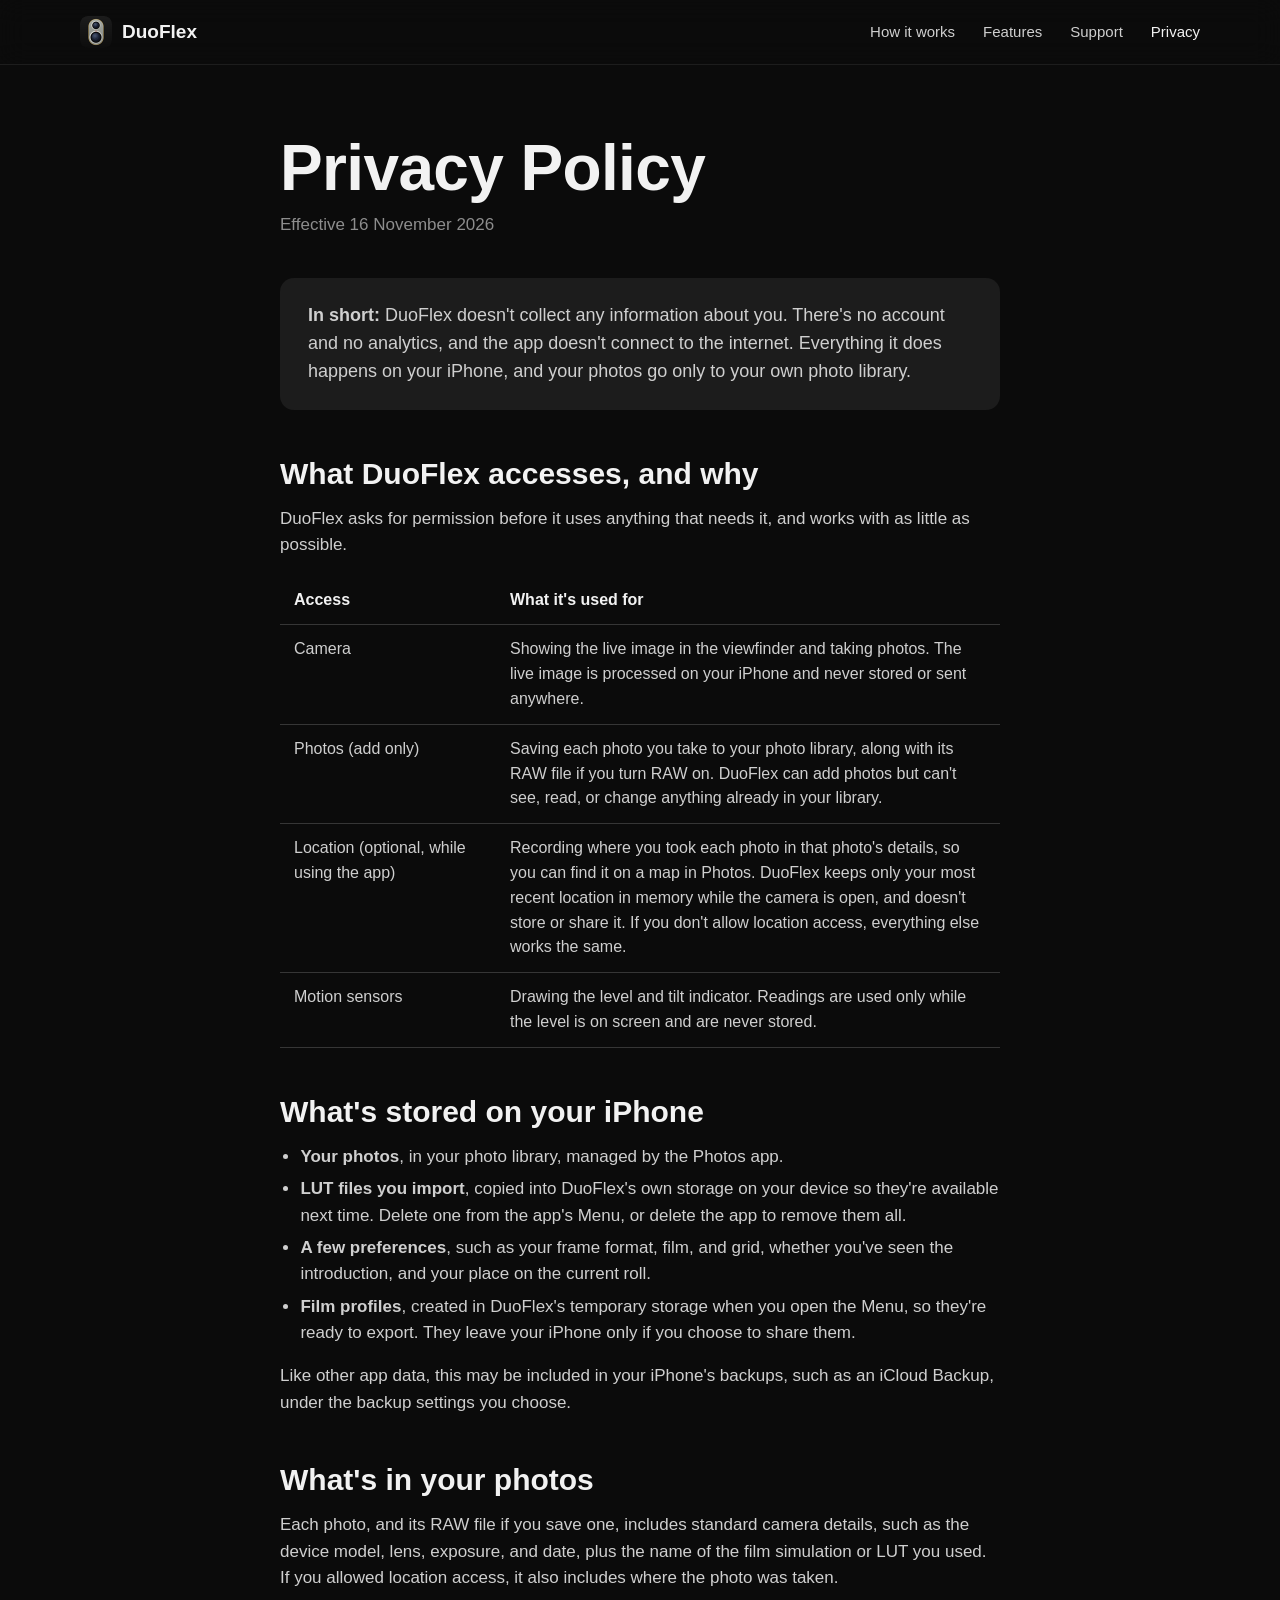
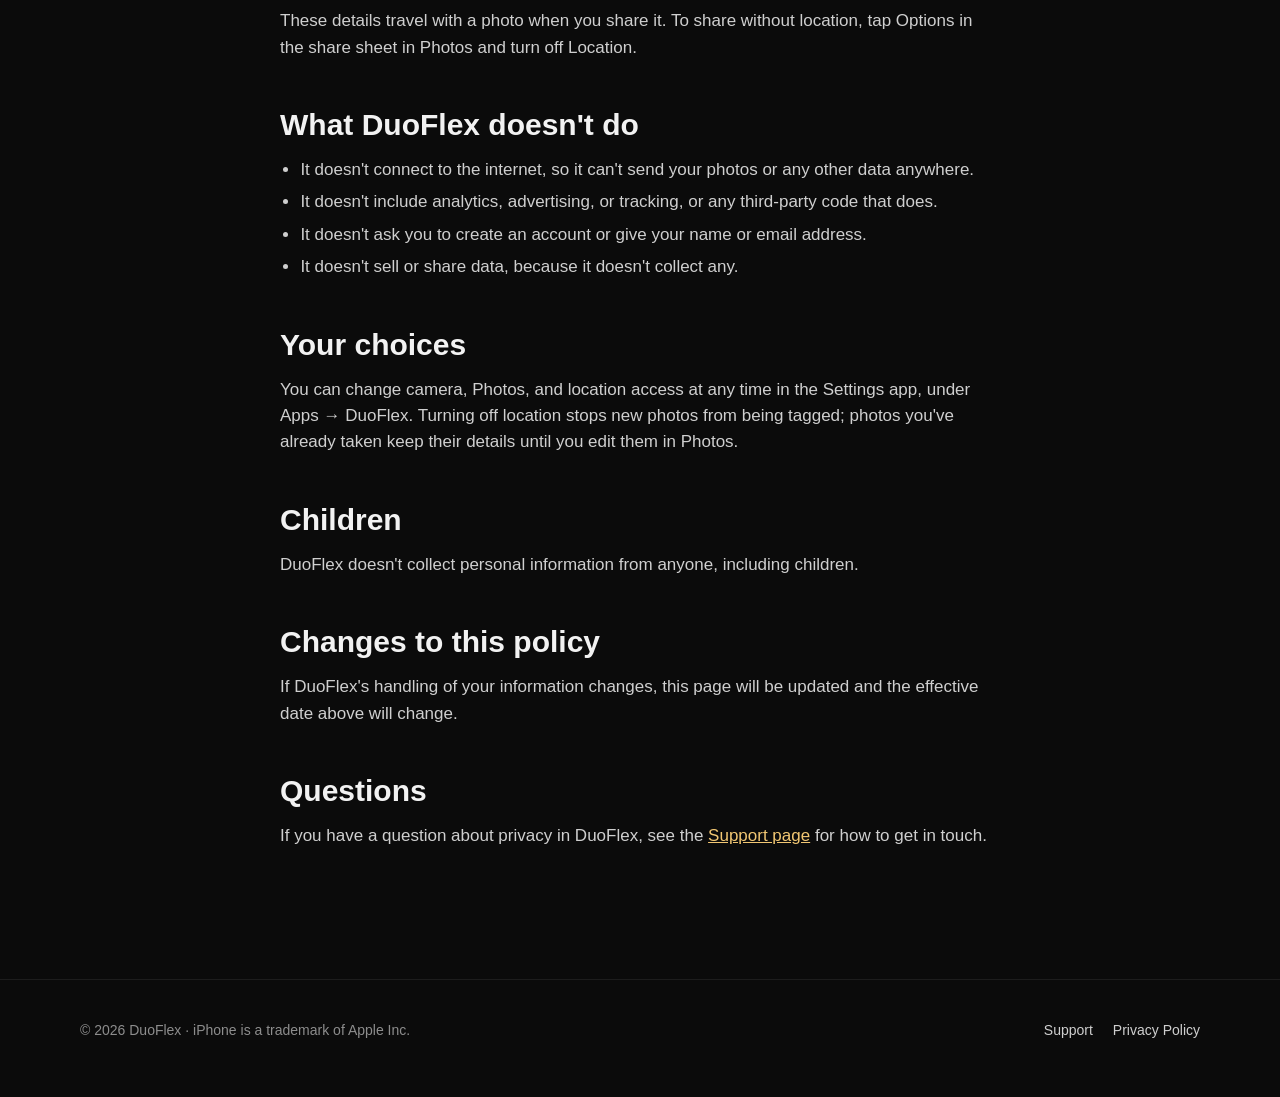
<file: privacy.html>
<!doctype html>
<html lang="en">
<head>
  <meta charset="utf-8">
  <meta name="viewport" content="width=device-width, initial-scale=1">
  <title>Privacy Policy — DuoFlex</title>
  <meta name="description" content="DuoFlex has no account, no analytics, and doesn't connect to the internet. Here's exactly what it accesses on your iPhone, and why.">
  <meta name="theme-color" content="#0b0b0b">
  <meta name="apple-itunes-app" content="app-id=6835378050">
  <link rel="icon" href="assets/favicon.ico" sizes="any">
  <link rel="icon" type="image/png" sizes="192x192" href="assets/favicon-192.png">
  <link rel="apple-touch-icon" href="assets/apple-touch-icon.png">
  <link rel="stylesheet" href="assets/site.css">
</head>
<body>
  <header>
    <nav class="wrap nav" aria-label="Main">
      <a class="brand" href="index.html"><img src="assets/favicon.png" alt="" width="32" height="32">DuoFlex</a>
      <ul>
        <li><a href="index.html#how">How it works</a></li>
        <li><a href="index.html#features">Features</a></li>
        <li><a href="support.html">Support</a></li>
        <li><a href="privacy.html" aria-current="page">Privacy</a></li>
      </ul>
    </nav>
  </header>

  <main class="doc">
    <div class="wrap">
      <h1>Privacy Policy</h1>
      <p class="updated">Effective 16 November 2026</p>

      <div class="summary">
        <p><strong>In short:</strong> DuoFlex doesn't collect any information about you. There's no account and no analytics, and the app doesn't connect to the internet. Everything it does happens on your iPhone, and your photos go only to your own photo library.</p>
      </div>

      <h2>What DuoFlex accesses, and why</h2>
      <p>DuoFlex asks for permission before it uses anything that needs it, and works with as little as possible.</p>
      <table>
        <thead>
          <tr><th scope="col">Access</th><th scope="col">What it's used for</th></tr>
        </thead>
        <tbody>
          <tr>
            <td>Camera</td>
            <td>Showing the live image in the viewfinder and taking photos. The live image is processed on your iPhone and never stored or sent anywhere.</td>
          </tr>
          <tr>
            <td>Photos (add only)</td>
            <td>Saving each photo you take to your photo library, along with its RAW file if you turn RAW on. DuoFlex can add photos but can't see, read, or change anything already in your library.</td>
          </tr>
          <tr>
            <td>Location (optional, while using the app)</td>
            <td>Recording where you took each photo in that photo's details, so you can find it on a map in Photos. DuoFlex keeps only your most recent location in memory while the camera is open, and doesn't store or share it. If you don't allow location access, everything else works the same.</td>
          </tr>
          <tr>
            <td>Motion sensors</td>
            <td>Drawing the level and tilt indicator. Readings are used only while the level is on screen and are never stored.</td>
          </tr>
        </tbody>
      </table>

      <h2>What's stored on your iPhone</h2>
      <ul>
        <li><strong>Your photos</strong>, in your photo library, managed by the Photos app.</li>
        <li><strong>LUT files you import</strong>, copied into DuoFlex's own storage on your device so they're available next time. Delete one from the app's Menu, or delete the app to remove them all.</li>
        <li><strong>A few preferences</strong>, such as your frame format, film, and grid, whether you've seen the introduction, and your place on the current roll.</li>
        <li><strong>Film profiles</strong>, created in DuoFlex's temporary storage when you open the Menu, so they're ready to export. They leave your iPhone only if you choose to share them.</li>
      </ul>
      <p>Like other app data, this may be included in your iPhone's backups, such as an iCloud Backup, under the backup settings you choose.</p>

      <h2>What's in your photos</h2>
      <p>Each photo, and its RAW file if you save one, includes standard camera details, such as the device model, lens, exposure, and date, plus the name of the film simulation or LUT you used. If you allowed location access, it also includes where the photo was taken.</p>
      <p>These details travel with a photo when you share it. To share without location, tap Options in the share sheet in Photos and turn off Location.</p>

      <h2>What DuoFlex doesn't do</h2>
      <ul>
        <li>It doesn't connect to the internet, so it can't send your photos or any other data anywhere.</li>
        <li>It doesn't include analytics, advertising, or tracking, or any third-party code that does.</li>
        <li>It doesn't ask you to create an account or give your name or email address.</li>
        <li>It doesn't sell or share data, because it doesn't collect any.</li>
      </ul>

      <h2>Your choices</h2>
      <p>You can change camera, Photos, and location access at any time in the Settings app, under Apps → DuoFlex. Turning off location stops new photos from being tagged; photos you've already taken keep their details until you edit them in Photos.</p>

      <h2>Children</h2>
      <p>DuoFlex doesn't collect personal information from anyone, including children.</p>

      <h2>Changes to this policy</h2>
      <p>If DuoFlex's handling of your information changes, this page will be updated and the effective date above will change.</p>

      <h2>Questions</h2>
      <p>If you have a question about privacy in DuoFlex, see the <a href="support.html">Support page</a> for how to get in touch.</p>
    </div>
  </main>

  <footer>
    <div class="wrap">
      <span>© 2026 DuoFlex · iPhone is a trademark of Apple Inc.</span>
      <nav aria-label="Footer">
        <a href="support.html">Support</a>
        <a href="privacy.html" aria-current="page">Privacy Policy</a>
      </nav>
    </div>
  </footer>
</body>
</html>
</file>
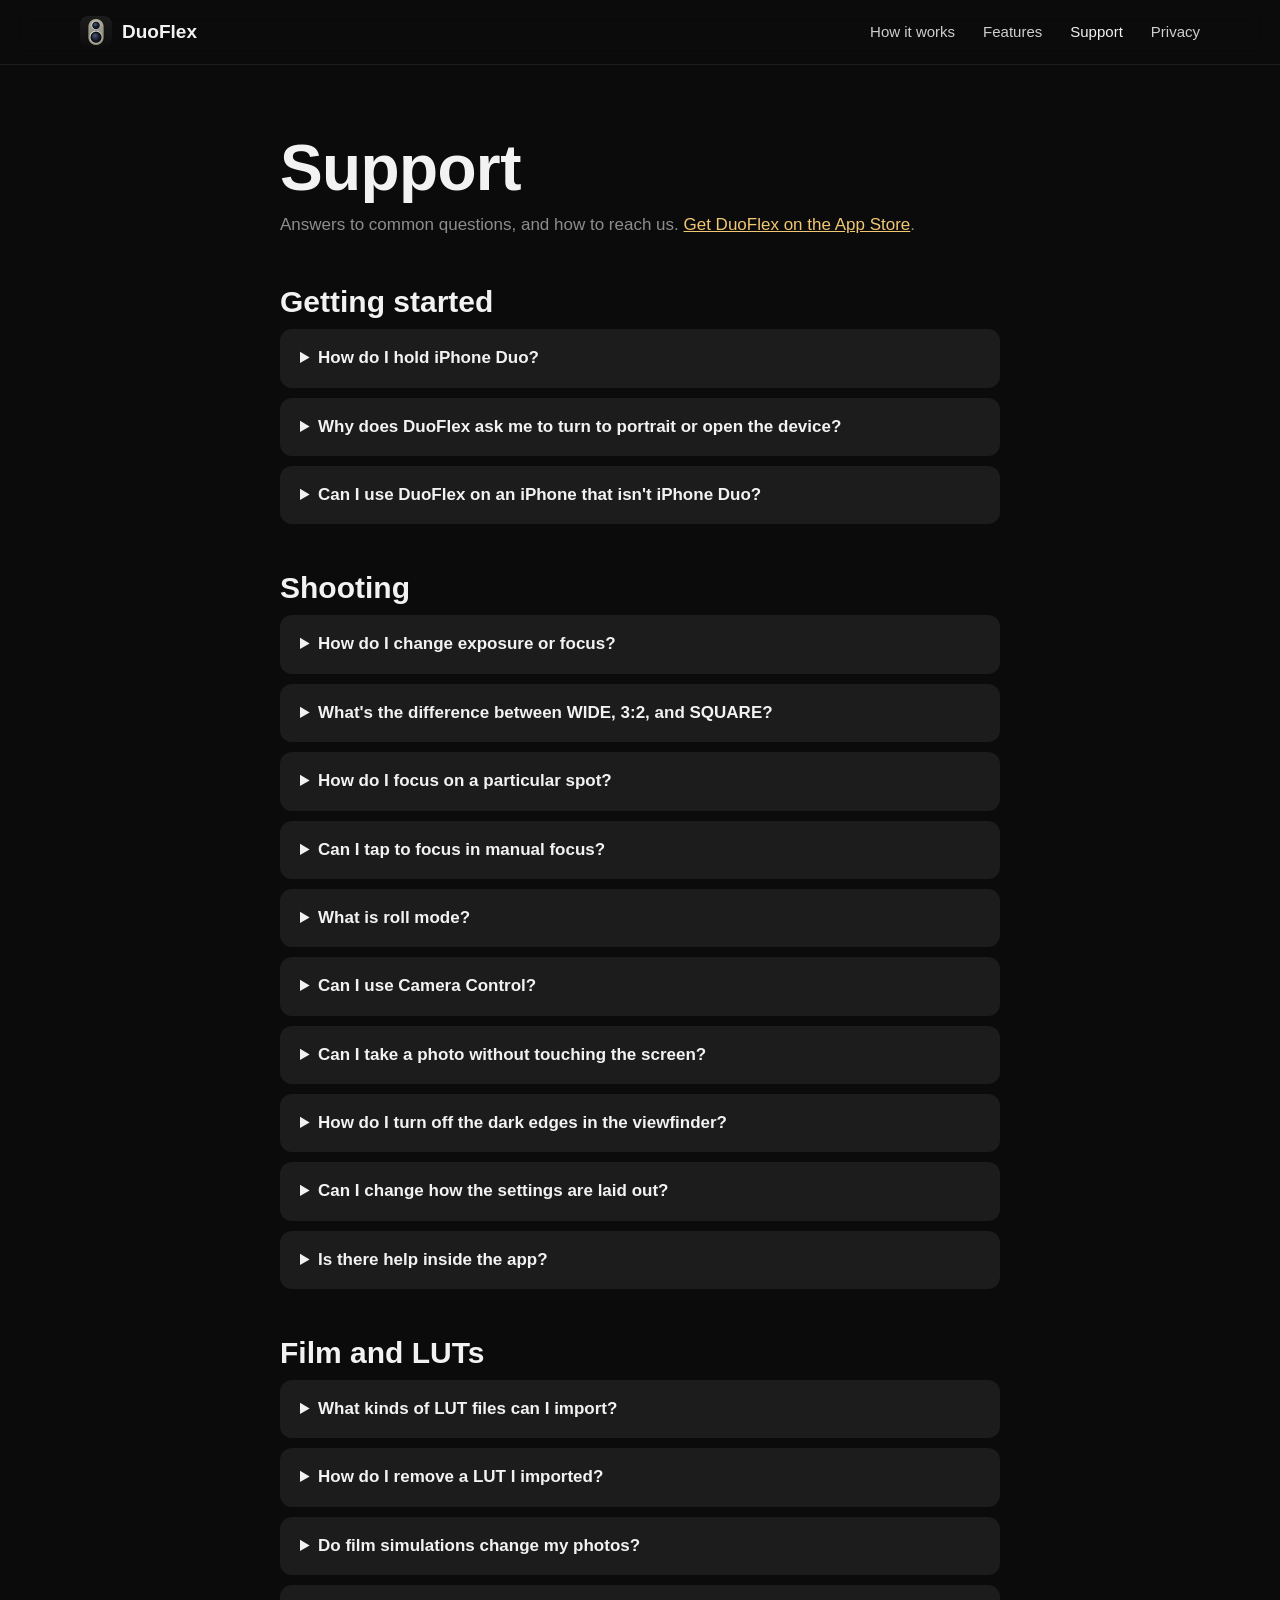
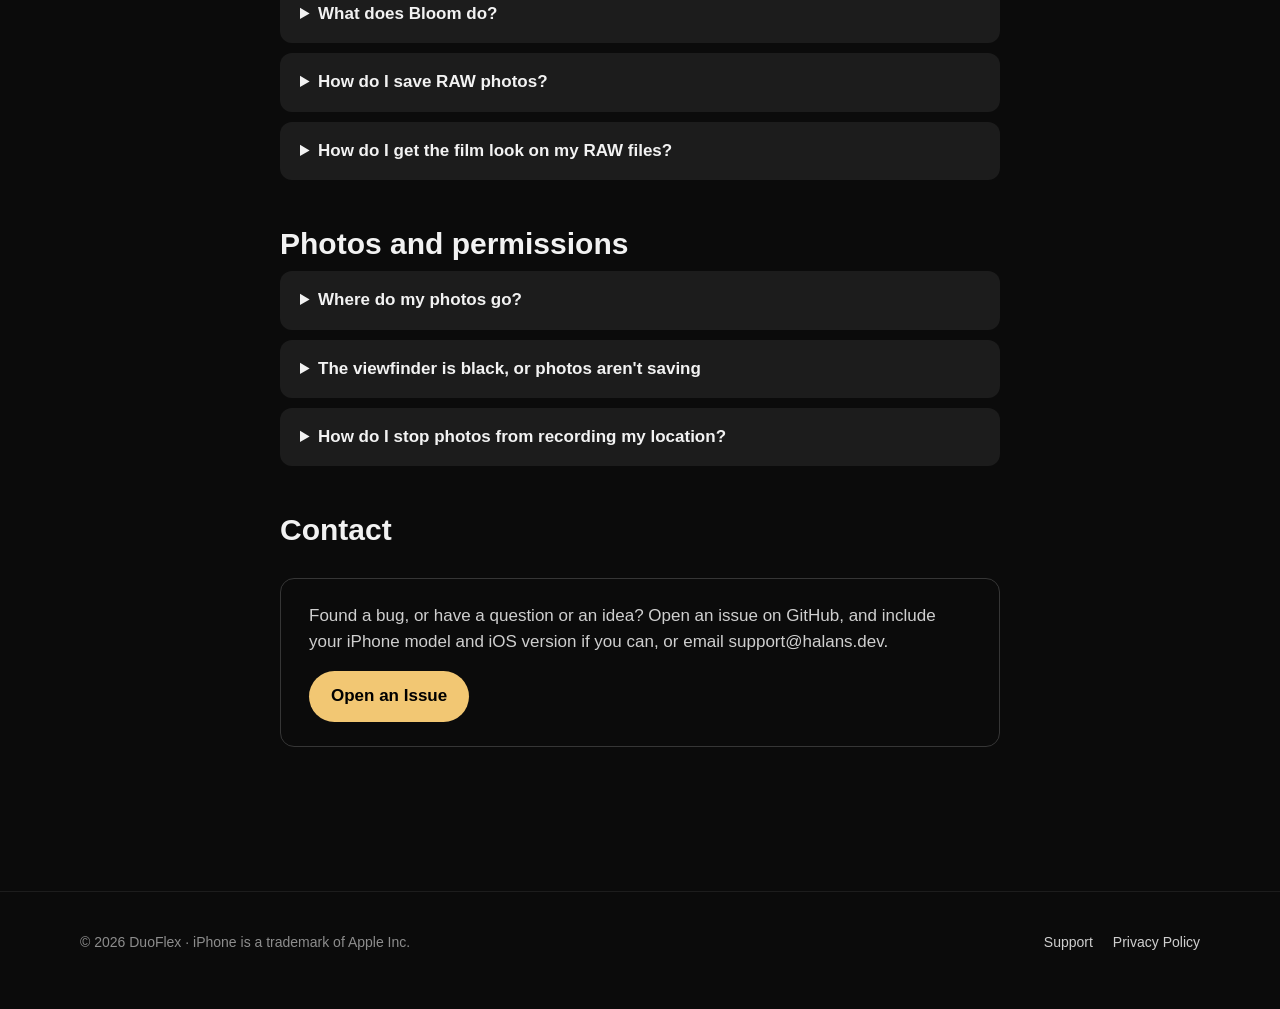
<file: support.html>
<!doctype html>
<html lang="en">
<head>
  <meta charset="utf-8">
  <meta name="viewport" content="width=device-width, initial-scale=1">
  <title>Support — DuoFlex</title>
  <meta name="description" content="Help with DuoFlex: how to hold iPhone Duo, permissions, LUTs, film simulations, and how to get in touch.">
  <meta name="theme-color" content="#0b0b0b">
  <meta name="apple-itunes-app" content="app-id=6835378050">
  <link rel="icon" href="assets/favicon.ico" sizes="any">
  <link rel="icon" type="image/png" sizes="192x192" href="assets/favicon-192.png">
  <link rel="apple-touch-icon" href="assets/apple-touch-icon.png">
  <link rel="stylesheet" href="assets/site.css">
</head>
<body>
  <header>
    <nav class="wrap nav" aria-label="Main">
      <a class="brand" href="index.html"><img src="assets/favicon.png" alt="" width="32" height="32">DuoFlex</a>
      <ul>
        <li><a href="index.html#how">How it works</a></li>
        <li><a href="index.html#features">Features</a></li>
        <li><a href="support.html" aria-current="page">Support</a></li>
        <li><a href="privacy.html">Privacy</a></li>
      </ul>
    </nav>
  </header>

  <main class="doc">
    <div class="wrap">
      <h1>Support</h1>
      <p class="updated">Answers to common questions, and how to reach us. <a href="https://apps.apple.com/app/duoflex-camera/id6835378050">Get DuoFlex on the App Store</a>.</p>

      <h2>Getting started</h2>

      <details>
        <summary>How do I hold iPhone Duo?</summary>
        <p>Hold it in portrait and half-fold it to about 90°, with the camera half standing up and facing your subject. The bottom half lies flat and becomes the viewfinder. Hold it at your waist and look straight down to frame, just like a twin-lens reflex.</p>
      </details>

      <details>
        <summary>Why does DuoFlex ask me to turn to portrait or open the device?</summary>
        <p>The camera is laid out across the fold of iPhone Duo's inner display, which works in portrait. On the outer display, or with the inner display in landscape, DuoFlex shows a message instead. Open the device and turn it to portrait to start shooting.</p>
      </details>

      <details>
        <summary>Can I use DuoFlex on an iPhone that isn't iPhone Duo?</summary>
        <p>Yes. Tap <strong>Use Camera Anyway</strong> on the message that appears, and DuoFlex stacks the settings on the top half of the screen and the viewfinder on the bottom. Hold your iPhone in portrait. DuoFlex remembers your choice.</p>
      </details>

      <h2>Shooting</h2>

      <details>
        <summary>How do I change exposure or focus?</summary>
        <ul>
          <li><strong>Exposure:</strong> swipe left or right on the viewfinder, in ⅓-stop steps from -3 to +3 EV. Right is brighter. You can also tap the EV value on the status screen.</li>
          <li><strong>Focus:</strong> tap the AFc tile and choose MF, then swipe up on the viewfinder to focus farther, or down to focus nearer. Sharp edges are outlined in yellow.</li>
        </ul>
      </details>

      <details>
        <summary>What's the difference between WIDE, 3:2, and SQUARE?</summary>
        <p>3:2 and SQUARE (6×6) save classic film frames. On iPhone Duo there's also WIDE, which fills the whole flat half and saves the photo with exactly that framing. Other iPhones don't offer WIDE, since their viewfinder is nearly square. Choose a format with the tabs at the top of the status screen.</p>
      </details>

      <details>
        <summary>How do I focus on a particular spot?</summary>
        <p>Tap it on the viewfinder. DuoFlex focuses and sets exposure there, and a brass square shows where. This works the same with every lens, including 2×.</p>
      </details>

      <details>
        <summary>Can I tap to focus in manual focus?</summary>
        <p>No. In MF, focus moves only when you swipe up or down on the viewfinder, so a stray touch can't undo the distance you've set. With Auto ISO, a tap still sets where exposure is metered. With a fixed ISO as well, a tap has nothing to set, so no square appears. For quick focusing on a spot, switch back to AFc.</p>
      </details>

      <details>
        <summary>What is roll mode?</summary>
        <p>Turn on <strong>Shoot in Rolls of 24</strong> in the Menu (the ≡ tile) to work like film: once you start a roll, its film stays loaded for 24 exposures. The EXP counter shows your place on the roll, and a notice tells you when it's finished. To switch film part-way through, open the film sheet and tap <strong>Load New Roll</strong>.</p>
      </details>

      <details>
        <summary>Can I use Camera Control?</summary>
        <p>On iPhones with Camera Control, press it to take a photo, then slide to adjust exposure compensation or choose a film. During a roll, the film stays fixed. iPhone Duo uses the volume buttons as a shutter instead.</p>
      </details>

      <details>
        <summary>Can I take a photo without touching the screen?</summary>
        <p>Yes. Press a volume button to fire the shutter, or set the self-timer from its tile for a 2 or 10 second delay. Press the shutter again during the countdown to cancel it.</p>
      </details>

      <details>
        <summary>How do I turn off the dark edges in the viewfinder?</summary>
        <p>Open the Menu (the ≡ tile) and turn off <strong>Ground-Glass Viewfinder</strong>. This only changes what you see while framing; your photos aren't affected.</p>
      </details>

      <details>
        <summary>Can I change how the settings are laid out?</summary>
        <p>Yes. Open the Menu (the ≡ tile) and choose a <strong>Screen Style</strong>: Rangefinder, Control Panel, Info Strip, Large Type, or Tile Grid. Every style has the same settings, so you can switch any time.</p>
      </details>

      <details>
        <summary>Is there help inside the app?</summary>
        <p>Yes. Open the Menu (the ≡ tile) and tap <strong>Shooting Guide</strong> for a summary of every gesture and control. It works without an internet connection.</p>
      </details>

      <h2>Film and LUTs</h2>

      <details>
        <summary>What kinds of LUT files can I import?</summary>
        <p>DuoFlex imports 3D LUTs in the <code>.cube</code> format, from 2 to 128 points per side, as exported by apps such as DaVinci Resolve and Lightroom. 1D LUTs aren't supported. Tap the LUT tile, then <strong>Import .cube File</strong>, and choose a file from the Files app.</p>
      </details>

      <details>
        <summary>How do I remove a LUT I imported?</summary>
        <p>Open the Menu (the ≡ tile). Your imported LUTs are listed there, each with a delete button.</p>
      </details>

      <details>
        <summary>Do film simulations change my photos?</summary>
        <p>Yes. The film simulation or LUT you choose is applied to the saved photo, exactly as you see it in the viewfinder. You use one or the other: choosing a LUT switches the film to Standard, and choosing a film turns the LUT off. Choose Standard and no LUT for an unaltered image. If you also save RAW, the DNG stays unprocessed.</p>
      </details>

      <details>
        <summary>What does Bloom do?</summary>
        <p>Bloom adds a soft glow around highlights, like a diffusion filter on the lens. Open the Menu (the ≡ tile) and choose Low or High. It works with any film or LUT and shows in your photos; RAW files stay untouched. Some films add their own red halation around bright lights too, most of all Tungsten 800T.</p>
      </details>

      <details>
        <summary>How do I save RAW photos?</summary>
        <p>Tap the HEIF tile and turn on <strong>Also Save RAW (DNG)</strong>. Each photo is then saved as a RAW+HEIF pair: Photos shows the photo with your film look, and editing apps can use the unprocessed DNG. The DNG is always the full, uncropped frame. RAW needs a camera that supports it; if it doesn't, the switch is unavailable.</p>
      </details>

      <details>
        <summary>How do I get the film look on my RAW files?</summary>
        <p>Open the Menu (the ≡ tile) and tap <strong>Export Film Profiles</strong> to save or AirDrop a <code>.cube</code> profile for each film simulation. Apply one to your DNG in an editor that supports LUTs, such as Lightroom Classic, Photomator, Darkroom, or DaVinci Resolve. Profiles carry the color; grain and halation aren't included. Each DNG also notes which look it was shot with.</p>
      </details>

      <h2>Photos and permissions</h2>

      <details>
        <summary>Where do my photos go?</summary>
        <p>Straight to your photo library, in the Photos app. The latest one also appears on the last-photo tile.</p>
      </details>

      <details>
        <summary>The viewfinder is black, or photos aren't saving</summary>
        <p>DuoFlex needs camera access to show the viewfinder, and Photos access to save. Open the Settings app, go to Apps → DuoFlex, and make sure Camera is on and Photos is set to Add Photos Only or Full Access.</p>
      </details>

      <details>
        <summary>How do I stop photos from recording my location?</summary>
        <p>In the Settings app, go to Apps → DuoFlex → Location and choose Never. Everything else keeps working. See the <a href="privacy.html">Privacy Policy</a> for details.</p>
      </details>

      <h2 id="contact">Contact</h2>
      <div class="contact">
        <p>Found a bug, or have a question or an idea? Open an issue on GitHub, and include your iPhone model and iOS version if you can, or email support@halans.dev.</p>
        <a class="button" href="https://github.com/halans/DuoFlex/issues">Open an Issue</a>
      </div>
    </div>
  </main>

  <footer>
    <div class="wrap">
      <span>© 2026 DuoFlex · iPhone is a trademark of Apple Inc.</span>
      <nav aria-label="Footer">
        <a href="support.html" aria-current="page">Support</a>
        <a href="privacy.html">Privacy Policy</a>
      </nav>
    </div>
  </footer>
</body>
</html>
</file>
<file: assets/site.css>
:root {
  --bg: #0b0b0b;
  --panel: #1c1c1c;
  --panel-2: #262626;
  --stroke: #363636;
  --text: #f2f2f2;
  --label: #cfcfcf;
  --dim: #8d8d8d;
  --brass: #c9a24a;
  --accent: #f2c773;
  --red: #d9342b;
  --peaking: #ffd900;
  --radius: 14px;
  --condensed: ui-sans-serif, -apple-system, "SF Pro Display", "Helvetica Neue", Arial, sans-serif;
}

* { box-sizing: border-box; }

html { scroll-behavior: smooth; }
@media (prefers-reduced-motion: reduce) { html { scroll-behavior: auto; } }

body {
  margin: 0;
  background: var(--bg);
  color: var(--text);
  font: 17px/1.55 -apple-system, BlinkMacSystemFont, "SF Pro Text", "Helvetica Neue", Arial, sans-serif;
  -webkit-font-smoothing: antialiased;
}

a { color: var(--accent); }
a:focus-visible, button:focus-visible { outline: 2px solid var(--accent); outline-offset: 3px; border-radius: 6px; }

.wrap { width: min(1120px, 100% - 48px); margin-inline: auto; }

.condensed {
  font-family: var(--condensed);
  font-stretch: condensed;
  letter-spacing: 0.02em;
}

/* Header */
header {
  position: sticky; top: 0; z-index: 10;
  background: rgb(11 11 11 / 0.82);
  backdrop-filter: saturate(140%) blur(14px);
  -webkit-backdrop-filter: saturate(140%) blur(14px);
  border-bottom: 1px solid #1d1d1d;
}
.nav { display: flex; align-items: center; justify-content: space-between; height: 64px; }
.brand { display: flex; align-items: center; gap: 10px; color: var(--text); text-decoration: none; font-weight: 600; font-size: 19px; }
.brand img { width: 32px; height: 32px; border-radius: 8px; }
.nav ul { display: flex; gap: 28px; list-style: none; margin: 0; padding: 0; }
.nav ul a { color: var(--label); text-decoration: none; font-size: 15px; }
.nav ul a:hover { color: var(--text); }
@media (max-width: 640px) { .nav ul { display: none; } }

/* Hero */
.hero { padding: 88px 0 72px; }
.hero-grid { display: grid; grid-template-columns: 1.05fr 1fr; gap: 56px; align-items: center; }
@media (max-width: 900px) { .hero-grid { grid-template-columns: 1fr; } .hero { padding-top: 56px; } }

.eyebrow { color: var(--accent); font-size: 14px; font-weight: 600; text-transform: uppercase; letter-spacing: 0.14em; margin: 0 0 18px; }
h1 {
  font-family: var(--condensed);
  font-stretch: condensed;
  font-weight: 600;
  font-size: clamp(48px, 7vw, 84px);
  line-height: 0.98;
  letter-spacing: -0.01em;
  margin: 0 0 24px;
}
.lede { font-size: 20px; color: var(--label); max-width: 34em; margin: 0 0 36px; }

.cta { display: flex; flex-wrap: wrap; align-items: center; gap: 16px 24px; }
/* Apple's "Download on the App Store" badge, at a size its guidelines allow. */
.app-store-badge { display: inline-block; line-height: 0; }
.app-store-badge img { height: 60px; width: auto; }
.app-store-badge:hover { filter: brightness(1.15); }
.requires { color: var(--dim); font-size: 15px; }

.device { width: 100%; max-width: 520px; justify-self: center; filter: drop-shadow(0 30px 60px rgb(0 0 0 / 0.6)); }

/* EV scale divider */
.scale { display: flex; justify-content: center; padding: 8px 0 0; }
.scale svg { width: min(520px, 90%); height: auto; }

/* Sections */
section { padding: 88px 0; }
.section-head { max-width: 40em; margin-bottom: 44px; }
h2 {
  font-family: var(--condensed);
  font-stretch: condensed;
  font-weight: 600;
  font-size: clamp(34px, 4.6vw, 52px);
  line-height: 1.04;
  margin: 0 0 14px;
}
.section-head p { color: var(--label); font-size: 19px; margin: 0; }

/* How it works */
.steps { display: grid; grid-template-columns: repeat(3, 1fr); gap: 20px; counter-reset: step; list-style: none; padding: 0; margin: 0; }
@media (max-width: 820px) { .steps { grid-template-columns: 1fr; } }
.steps li {
  background: var(--panel);
  border-radius: var(--radius);
  padding: 28px;
  counter-increment: step;
}
.steps li::before {
  content: counter(step);
  display: inline-grid; place-items: center;
  width: 36px; height: 36px;
  border: 1.5px solid #bfbfbf;
  border-radius: 9px;
  font-family: var(--condensed); font-stretch: condensed; font-weight: 600; font-size: 20px;
  margin-bottom: 18px;
}
.steps h3 { margin: 0 0 8px; font-size: 21px; }
.steps p { margin: 0; color: var(--label); }

/* Features: tiles like the status screen */
.tiles { display: grid; grid-template-columns: repeat(auto-fill, minmax(250px, 1fr)); gap: 14px; }
.tile {
  border: 1.5px solid var(--stroke);
  border-radius: var(--radius);
  padding: 24px;
  background: #000;
}
.tile .code {
  display: inline-block;
  font-family: var(--condensed); font-stretch: condensed; font-weight: 600;
  font-size: 26px; line-height: 1;
  margin-bottom: 14px;
}
.tile .code.boxed { border: 1.5px solid #c0c0c0; border-radius: 8px; padding: 6px 10px; }
.tile .code.chip { background: #d9d9d9; color: #000; border-radius: 4px; padding: 3px 7px; font-size: 20px; }
.tile .code.yellow { color: var(--peaking); }
.tile .code.amber { color: #ff9e38; }
.tile h3 { margin: 0 0 6px; font-size: 18px; }
.tile p { margin: 0; color: var(--label); font-size: 15.5px; }

/* Screen styles */
.screens { display: grid; grid-template-columns: repeat(auto-fill, minmax(300px, 1fr)); gap: 20px; list-style: none; padding: 0; margin: 0; }
.screens img {
  display: block; width: 100%; height: auto;
  border: 1.5px solid var(--stroke);
  border-radius: var(--radius);
  margin-bottom: 14px;
}
.screens h3 { margin: 0 0 4px; font-size: 18px; }
.screens p { margin: 0; color: var(--label); font-size: 15.5px; }

/* Film strip */
.films { display: flex; flex-wrap: wrap; gap: 12px; list-style: none; padding: 0; margin: 0; }
.films li {
  display: flex; align-items: center; gap: 14px;
  background: var(--panel);
  border-radius: 12px;
  padding: 10px 18px 10px 10px;
}
.swatch { width: 64px; height: 40px; border-radius: 6px; flex: none; }
.films strong { display: block; font-family: var(--condensed); font-stretch: condensed; font-size: 18px; }
.films span { color: var(--dim); font-size: 14px; }
.luts { margin-top: 28px; color: var(--label); }
.luts code { background: var(--panel-2); padding: 2px 6px; border-radius: 5px; font-size: 15px; }

/* Privacy */
.privacy { display: grid; grid-template-columns: repeat(3, 1fr); gap: 20px; }
@media (max-width: 820px) { .privacy { grid-template-columns: 1fr; } }
.privacy div { border-top: 2px solid var(--brass); padding-top: 18px; }
.privacy h3 { margin: 0 0 6px; font-size: 19px; }
.privacy p { margin: 0; color: var(--label); }

/* Requirements */
.req { background: var(--panel); border-radius: 20px; padding: 40px; display: grid; grid-template-columns: auto 1fr; gap: 32px; align-items: center; }
@media (max-width: 700px) { .req { grid-template-columns: 1fr; padding: 28px; } }
.req img.icon { width: 112px; height: 112px; border-radius: 26px; }
.req h2 { font-size: 36px; }
.req p { margin: 0; color: var(--label); }

footer { padding: 40px 0 56px; color: var(--dim); font-size: 14px; border-top: 1px solid #1d1d1d; margin-top: 88px; }
footer .wrap { display: flex; flex-wrap: wrap; justify-content: space-between; gap: 12px; }

/* Current page in the navigation */
.nav ul a[aria-current="page"] { color: var(--text); }

/* Footer links */
footer nav { display: flex; gap: 20px; }
footer a { color: var(--label); text-decoration: none; }
footer a:hover { color: var(--text); }

/* Document pages: privacy and support */
.doc { padding: 72px 0 24px; }
.doc .wrap { max-width: 720px; }
.doc h1 { font-size: clamp(44px, 6vw, 64px); margin-bottom: 12px; }
.doc .updated { color: var(--dim); margin: 0 0 40px; }
.doc .summary { background: var(--panel); border-radius: var(--radius); padding: 24px 28px; margin: 0 0 48px; }
.doc .summary p { margin: 0; color: var(--label); font-size: 18px; }
.doc h2 { font-size: 30px; margin: 48px 0 12px; }
.doc h3 { font-size: 19px; margin: 28px 0 6px; }
.doc p, .doc li { color: var(--label); }
.doc ul { padding-left: 1.2em; }
.doc li { margin: 6px 0; }
.doc code { background: var(--panel-2); padding: 2px 6px; border-radius: 5px; font-size: 15px; }
.doc table { width: 100%; border-collapse: collapse; margin: 16px 0; font-size: 16px; }
.doc th, .doc td { text-align: left; vertical-align: top; padding: 12px 14px; border-bottom: 1px solid var(--stroke); }
.doc th { color: var(--text); font-weight: 600; }
.doc td { color: var(--label); }
.doc details { background: var(--panel); border-radius: 12px; padding: 16px 20px; margin: 10px 0; }
.doc summary { cursor: pointer; font-weight: 600; color: var(--text); }
.doc details p, .doc details ul { margin: 12px 0 0; }
.contact { border: 1.5px solid var(--stroke); border-radius: var(--radius); padding: 24px 28px; margin: 32px 0; }
.contact p { margin: 0 0 16px; }
.button {
  display: inline-block;
  background: var(--accent); color: #000;
  font-weight: 600; text-decoration: none;
  padding: 12px 22px; border-radius: 999px;
}
.button:hover { filter: brightness(1.06); }
.doc th:first-child, .doc td:first-child { width: 30%; }

/* Screenshot gallery: a row that snaps to each screenshot, scrolled by swiping, trackpad, keyboard, or the arrows. */
.gallery-frame { position: relative; }
.gallery {
  display: flex; gap: 20px;
  overflow-x: auto; overscroll-behavior-x: contain;
  scroll-snap-type: x mandatory; scroll-behavior: smooth;
  padding: 4px max(24px, calc((100% - 1120px) / 2)) 20px;
  scroll-padding-inline: max(24px, calc((100% - 1120px) / 2));
  scrollbar-width: thin; scrollbar-color: var(--stroke) transparent;
}
.gallery:focus-visible { outline: 2px solid var(--accent); outline-offset: -2px; }
.shot { flex: 0 0 auto; width: clamp(220px, 28vw, 300px); margin: 0; scroll-snap-align: start; }
.shot img {
  display: block; width: 100%; height: auto;
  border-radius: 18px; border: 1px solid var(--stroke); background: #000;
}
.shot figcaption { margin-top: 12px; color: var(--dim); font-size: 15px; line-height: 1.4; }
.shot figcaption strong { display: block; color: var(--text); font-size: 16px; }
.gallery-nav {
  position: absolute; top: calc(50% - 40px); transform: translateY(-50%);
  width: 44px; height: 44px; border-radius: 50%;
  border: 1px solid var(--stroke); background: rgba(11, 11, 11, 0.85); color: var(--text);
  font-size: 26px; line-height: 1; cursor: pointer;
}
.gallery-nav:hover { background: var(--panel-2); }
.gallery-nav.prev { left: 12px; }
.gallery-nav.next { right: 12px; }
@media (hover: none) { .gallery-nav { display: none; } }
@media (prefers-reduced-motion: reduce) { .gallery { scroll-behavior: auto; } }
</file>
